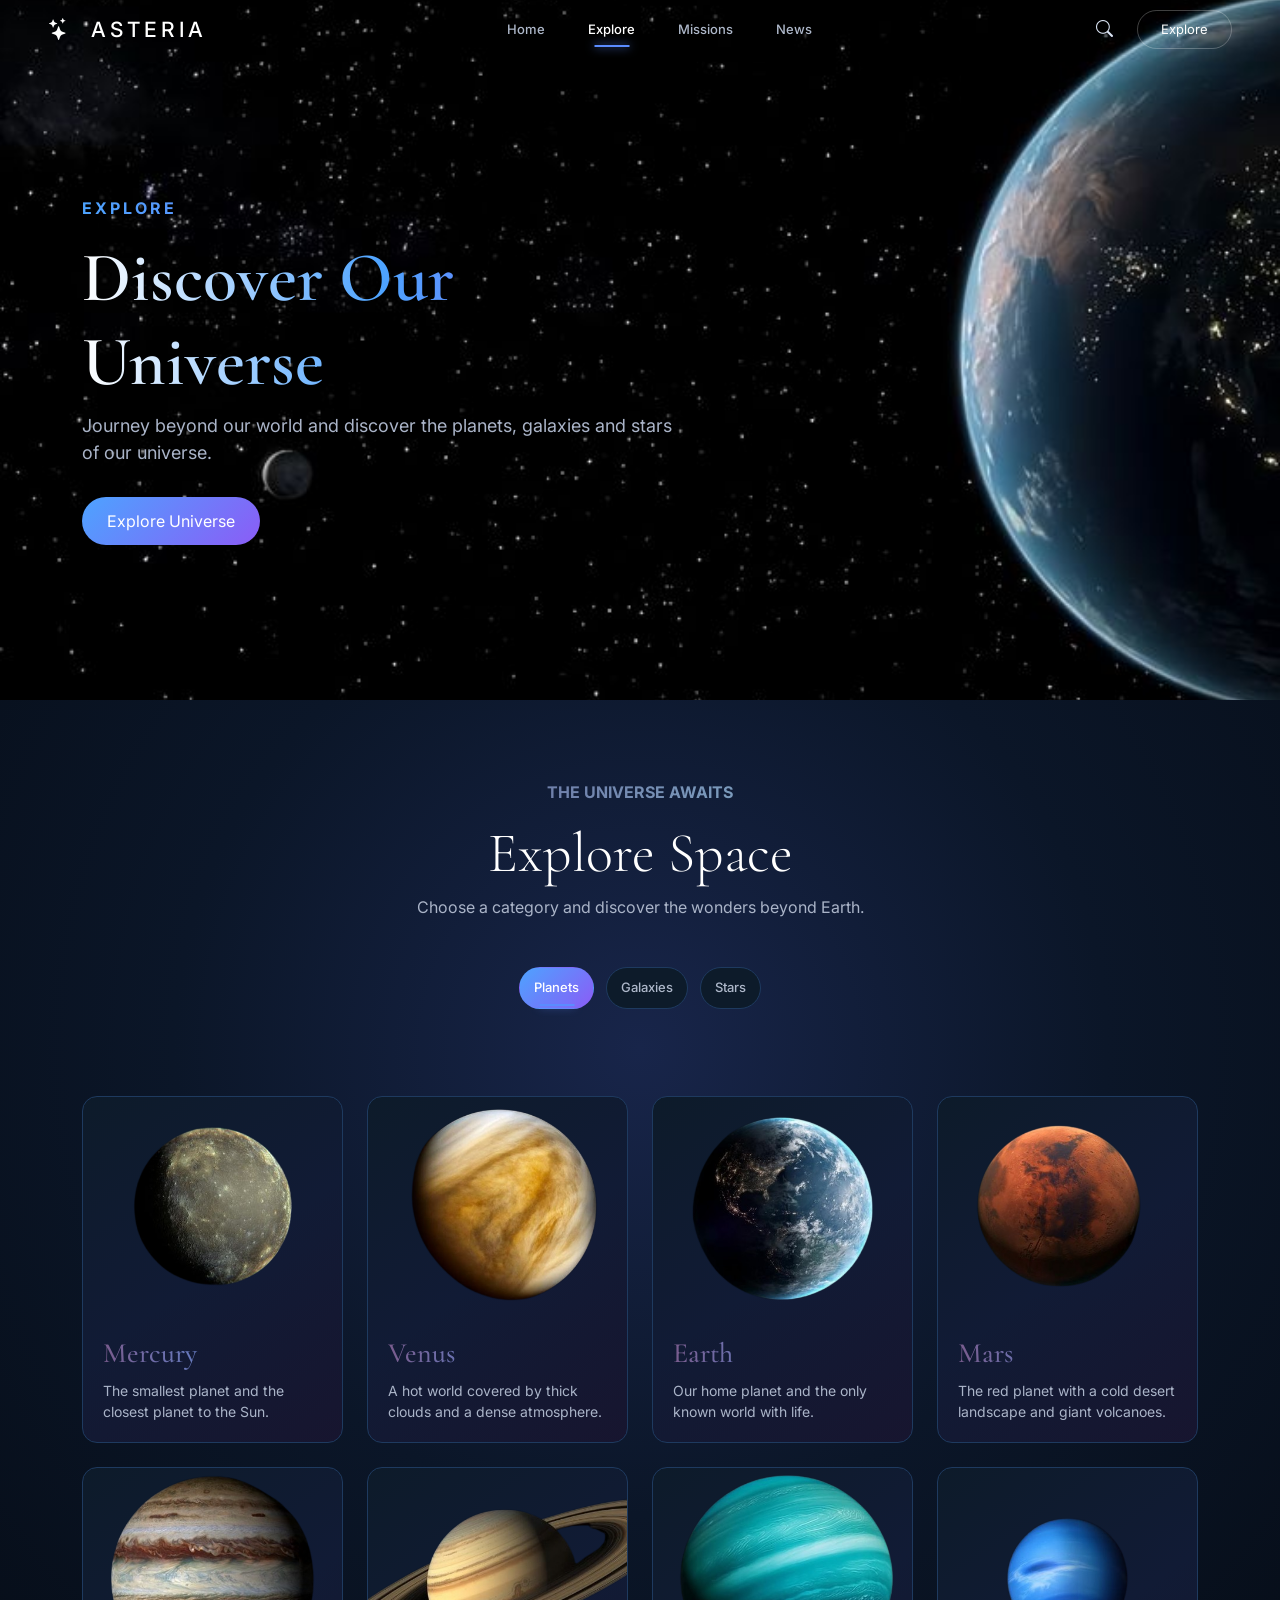
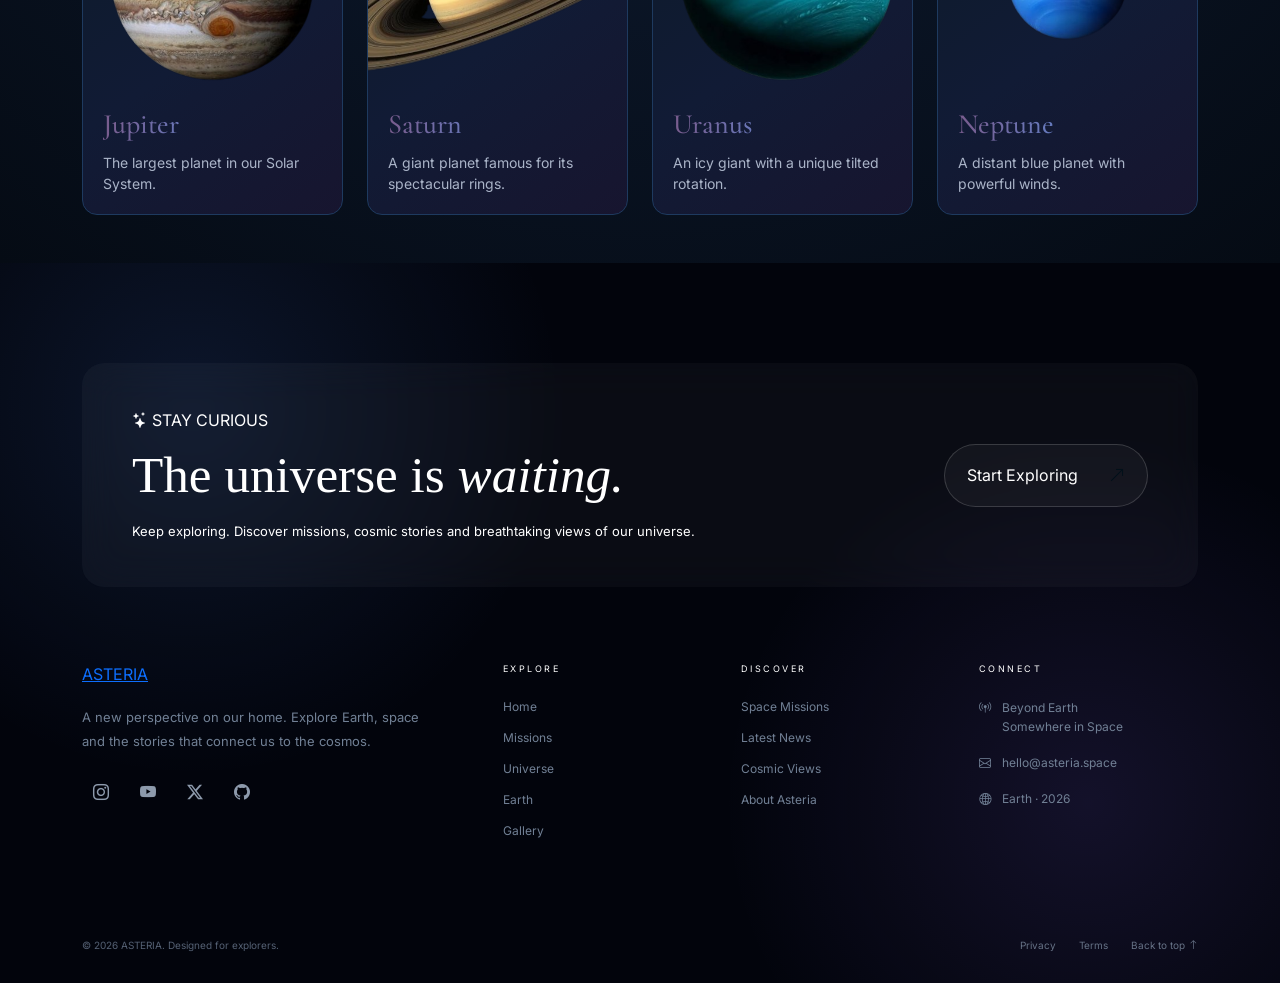
<file: Html/Discover.html>
<!doctype html>
<html lang="en">
  <head>
    <meta charset="UTF-8" />
    <meta name="viewport" content="width=device-width, initial-scale=1.0" />
    <!-- Page Title -->
    <title>Asteria | Explore</title>

    <!-- Bootstrap CSS -->
    <link
      href="https://cdn.jsdelivr.net/npm/bootstrap@5.3.8/dist/css/bootstrap.min.css"
      rel="stylesheet"
    />

    <!-- Google Fonts -->
    <link rel="preconnect" href="https://fonts.googleapis.com" />
    <link rel="preconnect" href="https://fonts.gstatic.com" crossorigin />

    <!-- Asteria Fonts -->
    <link
      href="https://fonts.googleapis.com/css2?family=Cormorant+Garamond:wght@400;500;600;700&family=Inter:wght@400;500;600;700&display=swap"
      rel="stylesheet"
    />
        <link
      rel="stylesheet"
      href="https://cdn.jsdelivr.net/npm/bootstrap-icons@1.11.1/font/bootstrap-icons.css"
    />


    <!-- External CSS -->
    <link rel="stylesheet" href="../CSS/Style.css" />
  </head>
  <body>
    <nav class="navbar navbar-expand-lg fixed-top">
 <div class="container-fluid px-lg-5">

 <!-- Logo -->
 <a class="navbar-brand logo" href="#">
 <i class="bi bi-stars"></i>
 ASTERIA
 </a>

<!-- Mobile menu button -->
  <button class="navbar-toggler" type="button"
data-bs-toggle="collapse"
 data-bs-target="#mainNavbar">
 <i class="bi bi-list"></i>
 </button>

 <!-- Navigation links -->
 <div class="collapse navbar-collapse" id="mainNavbar">

<ul class="navbar-nav mx-auto mb-2 mb-lg-0">

<li class="nav-item">
<a class="nav-link" href="../index.html">Home</a>
</li>

<li class="nav-item">
 <a class="nav-link active" href="Discover.html">Explore</a>
</li>
<li class="nav-item">
 <a class="nav-link " href="Missions.html">Missions</a>
 </li>

<li class="nav-item">
 <a class="nav-link" href="News.html">News</a>
</li>

 </ul>

 <!-- Right side -->
 <div class="nav-right d-flex align-items-center gap-4">

<i class="bi bi-search search-icon"></i>

<a href="#" class="explore-btn">
 Explore
 </a>
</div>
 </div>
 </div>
 </nav>
    <!-- Explore Hero Section -->
    <section class="explore-hero">
      <!-- Hero Background -->
      <img
        src="../explore-images/hero.jpg"
        class="hero-background"
        alt="Space"
      />

      <!-- Hero Content -->
      <div class="container">
        <!-- Hero Text -->
        <div class="hero-content">
          <!-- Small Heading -->
          <p class="hero-small-title">EXPLORE</p>

          <!-- Main Heading -->
          <h1>Discover Our Universe</h1>

          <!-- Hero Description -->
          <p class="hero-text">
            Journey beyond our world and discover the planets, galaxies and
            stars of our universe.
          </p>

          <!-- Explore Button -->
          <a href="#explore" class="explore-button"> Explore Universe </a>
        </div>
      </div>
    </section>

    <!-- Explore Categories Section -->
    <section class="py-5" id="explore">
      <!-- Explore Container -->
      <div class="container">
        <!-- Section Heading -->
        <div class="text-center mb-5">
          <!-- Small Heading -->
          <p class="text-primary fw-bold">THE UNIVERSE AWAITS</p>

          <!-- Main Heading -->
          <h2 class="display-4 text-white">Explore Space</h2>

          <!-- Description -->
          <p class="text-secondary">
            Choose a category and discover the wonders beyond Earth.
          </p>
        </div>

        <!-- Explore Tabs -->
        <ul
          class="nav nav-pills justify-content-center"
          id="exploreTabs"
          role="tablist"
        >
          <!-- Planets Tab -->
          <li class="nav-item" role="presentation">
            <button
              class="nav-link active"
              id="planets-tab"
              data-bs-toggle="pill"
              data-bs-target="#planets"
              type="button"
              role="tab"
            >
              Planets
            </button>
          </li>

          <!-- Galaxies Tab -->
          <li class="nav-item" role="presentation">
            <button
              class="nav-link"
              id="galaxies-tab"
              data-bs-toggle="pill"
              data-bs-target="#galaxies"
              type="button"
              role="tab"
            >
              Galaxies
            </button>
          </li>

          <!-- Stars Tab -->
          <li class="nav-item" role="presentation">
            <button
              class="nav-link"
              id="stars-tab"
              data-bs-toggle="pill"
              data-bs-target="#stars"
              type="button"
              role="tab"
            >
              Stars
            </button>
          </li>
          <!--Explore Tab Contant-->
          <div class="tab-content">
        
      
    <!-- Planets Content -->
    <div class="tab-pane fade show active" id="planets" role="tabpanel">
      <!-- Planets Cards -->
      <div class="row g-4">
        <!-- Mercury -->
        <div class="col-md-6 col-lg-3">
          <div class="explore-card">
            <img src="../explore-images/1.png" alt="Mercury" />
            <div class="explore-card-content">
              <h3>Mercury</h3>
              <p>The smallest planet and the closest planet to the Sun.</p>
            </div>
          </div>
        </div>

        <!-- Venus -->
        <div class="col-md-6 col-lg-3">
          <div class="explore-card">
            <img src="../explore-images/2.png" alt="Venus" />
            <div class="explore-card-content">
              <h3>Venus</h3>
              <p>A hot world covered by thick clouds and a dense atmosphere.</p>
            </div>
          </div>
        </div>

        <!-- Earth -->
        <div class="col-md-6 col-lg-3">
          <div class="explore-card">
            <img src="../explore-images/3.png" alt="Earth" />
            <div class="explore-card-content">
              <h3>Earth</h3>
              <p>Our home planet and the only known world with life.</p>
            </div>
          </div>
        </div>

        <!-- Mars -->
        <div class="col-md-6 col-lg-3">
          <div class="explore-card">
            <img src="../explore-images/4.png" alt="Mars" />
            <div class="explore-card-content">
              <h3>Mars</h3>
              <p>
                The red planet with a cold desert landscape and giant volcanoes.
              </p>
            </div>
          </div>
        </div>
        <!-- Jupiter -->
        <div class="col-md-6 col-lg-3">
          <div class="explore-card">
            <img src="../explore-images/5.png" alt="Jupiter" />
            <div class="explore-card-content">
              <h3>Jupiter</h3>
              <p>The largest planet in our Solar System.</p>
            </div>
          </div>
        </div>

        <!-- Saturn -->
        <div class="col-md-6 col-lg-3">
          <div class="explore-card">
            <img src="../explore-images/6.png" alt="Saturn" />
            <div class="explore-card-content">
              <h3>Saturn</h3>
              <p>A giant planet famous for its spectacular rings.</p>
            </div>
          </div>
        </div>

        <!-- Uranus -->
        <div class="col-md-6 col-lg-3">
          <div class="explore-card">
            <img src="../explore-images/7.png" alt="Uranus" />
            <div class="explore-card-content">
              <h3>Uranus</h3>
              <p>An icy giant with a unique tilted rotation.</p>
            </div>
          </div>
        </div>

        <!-- Neptune -->
        <div class="col-md-6 col-lg-3">
          <div class="explore-card">
            <img src="../explore-images/8.png" alt="Neptune" />
            <div class="explore-card-content">
              <h3>Neptune</h3>
              <p>A distant blue planet with powerful winds.</p>
            </div>
          </div>
        </div>
      </div>
    </div>

    <!-- Galaxies Content -->
    <div class="tab-pane fade" id="galaxies" role="tabpanel">
      <!-- Galaxies Cards -->
      <div class="row g-4">
        <!-- Andromeda -->
        <div class="col-md-6 col-lg-3">
          <div class="explore-card">
            <img src="../explore-images/photo_10_2026-09-27_18-22-13.jpg" alt="Andromeda Galaxy" />
            <div class="explore-card-content">
              <h3>Andromeda</h3>
              <p>
                A large spiral galaxy located relatively close to the Milky Way.
              </p>
            </div>
          </div>
        </div>

        <!-- Milky Way -->
        <div class="col-md-6 col-lg-3">
          <div class="explore-card">
            <img src="../explore-images/photo_11_2026-09-27_18-22-13.jpg" alt="Milky Way" />
            <div class="explore-card-content">
              <h3>Milky Way</h3>
              <p>The spiral galaxy that contains our Solar System.</p>
            </div>
          </div>
        </div>

        <!-- Whirlpool -->
        <div class="col-md-6 col-lg-3">
          <div class="explore-card">
            <img src="../explore-images/photo_12_2026-09-27_18-22-13.jpg" alt="Whirlpool Galaxy" />
            <div class="explore-card-content">
              <h3>Whirlpool</h3>
              <p>
                A beautiful spiral galaxy with a bright and distinctive
                structure.
              </p>
            </div>
          </div>
        </div>

        <!-- Sombrero -->
        <div class="col-md-6 col-lg-3">
          <div class="explore-card">
            <img src="../explore-images/photo_13_2026-09-27_18-22-14.jpg" alt="Sombrero Galaxy" />
            <div class="explore-card-content">
              <h3>Sombrero</h3>
              <p>
                A striking galaxy known for its bright center and dark dust
                lane.
              </p>
            </div>
          </div>
        </div>
      </div>
    </div>

    <!-- Stars Content -->
    <div class="tab-pane fade" id="stars" role="tabpanel">
      <!-- Stars Cards -->
      <div class="row g-4">
        <!-- Sun -->
        <div class="col-md-6 col-lg-3">
          <div class="explore-card">
            <img src="../explore-images/photo_16_2026-09-27_18-22-14.jpg" alt="Sun" />
            <div class="explore-card-content">
              <h3>Sun</h3>
              <p>The star at the center of our Solar System.</p>
            </div>
          </div>
        </div>

        <!-- Sirius -->
        <div class="col-md-6 col-lg-3">
          <div class="explore-card">
            <img src="../explore-images/photo_15_2026-09-27_18-22-14.jpg" alt="Sirius" />
            <div class="explore-card-content">
              <h3>Sirius</h3>
              <p>The brightest star in the night sky as seen from Earth.</p>
            </div>
          </div>
        </div>

        <!-- Betelgeuse -->
        <div class="col-md-6 col-lg-3">
          <div class="explore-card">
            <img src="../explore-images/photo_18_2026-09-27_18-22-14.jpg" alt="Betelgeuse" />
            <div class="explore-card-content">
              <h3>Betelgeuse</h3>
              <p>A massive red supergiant star in the constellation Orion.</p>
            </div>
          </div>
        </div>

        <!-- Polaris -->
        <div class="col-md-6 col-lg-3">
          <div class="explore-card">
            <img src="../explore-images/photo_2026-09-28_00-02-05.jpg" alt="Polaris" />
            <div class="explore-card-content">
              <h3>Polaris</h3>
              <p>The well-known North Star that marks the northern sky.</p>
            </div>
          </div>
        </div>
      </div>
    </div>
  
  <!--close explore tab content -->
  </div>
</div>
  </section>

    <!-- Bootstrap JavaScript -->
    <script src="https://cdn.jsdelivr.net/npm/bootstrap@5.3.8/dist/js/bootstrap.bundle.min.js"></script>
 
      <!-- PREMIUM FOOTER -->
    <footer class="asteria-footer">
      <div class="footer-glow footer-glow-one"></div>
      <div class="footer-glow footer-glow-two"></div>

      <div class="container position-relative">
        <div class="footer-cta reveal">
          <div>
            <span class="footer-kicker">
              <i class="bi bi-stars"></i>
              STAY CURIOUS
            </span>

            <h2>The universe is <em>waiting.</em></h2>

            <p>
              Keep exploring. Discover missions, cosmic stories and breathtaking
              views of our universe.
            </p>
          </div>

          <a href="#explore" class="footer-explore-btn">
            Start Exploring
            <span><i class="bi bi-arrow-up-right"></i></span>
          </a>
        </div>

        <div class="footer-main">
          <div class="footer-brand">
            <a href="#home" class="footer-logo">
              <span class="logo-mark">
                <span></span>
              </span>
              ASTERIA
            </a>

            <p>
              A new perspective on our home. Explore Earth, space and the
              stories that connect us to the cosmos.
            </p>

            <div class="footer-socials">
              <a href="#" aria-label="Instagram"
                ><i class="bi bi-instagram"></i
              ></a>
              <a href="#" aria-label="YouTube"><i class="bi bi-youtube"></i></a>
              <a href="#" aria-label="X"><i class="bi bi-twitter-x"></i></a>
              <a href="#" aria-label="GitHub"><i class="bi bi-github"></i></a>
            </div>
          </div>

          <div class="footer-column">
            <span class="footer-title">EXPLORE</span>

            <a href="#home">Home</a>
            <a href="#missions">Missions</a>
            <a href="#explore">Universe</a>
            <a href="#earth">Earth</a>
            <a href="#gallery">Gallery</a>
          </div>

          <div class="footer-column">
            <span class="footer-title">DISCOVER</span>

            <a href="#missions">Space Missions</a>
            <a href="#news">Latest News</a>
            <a href="#gallery">Cosmic Views</a>
            <a href="#about">About Asteria</a>
          </div>

          <div class="footer-column">
            <span class="footer-title">CONNECT</span>

            <div class="footer-contact-item">
              <i class="bi bi-broadcast-pin"></i>
              <span>Beyond Earth<br />Somewhere in Space</span>
            </div>

            <div class="footer-contact-item">
              <i class="bi bi-envelope"></i>
              <span>hello@asteria.space</span>
            </div>

            <div class="footer-contact-item">
              <i class="bi bi-globe2"></i>
              <span>Earth · 2026</span>
            </div>
          </div>
        </div>

        <div class="footer-bottom">
          <span> © 2026 ASTERIA. Designed for explorers. </span>

          <div class="footer-bottom-links">
            <a href="#">Privacy</a>
            <a href="#">Terms</a>
            <a href="#home">
              Back to top
              <i class="bi bi-arrow-up"></i>
            </a>
          </div>
        </div>
      </div>
    </footer>
     </body>
</html>
</file>
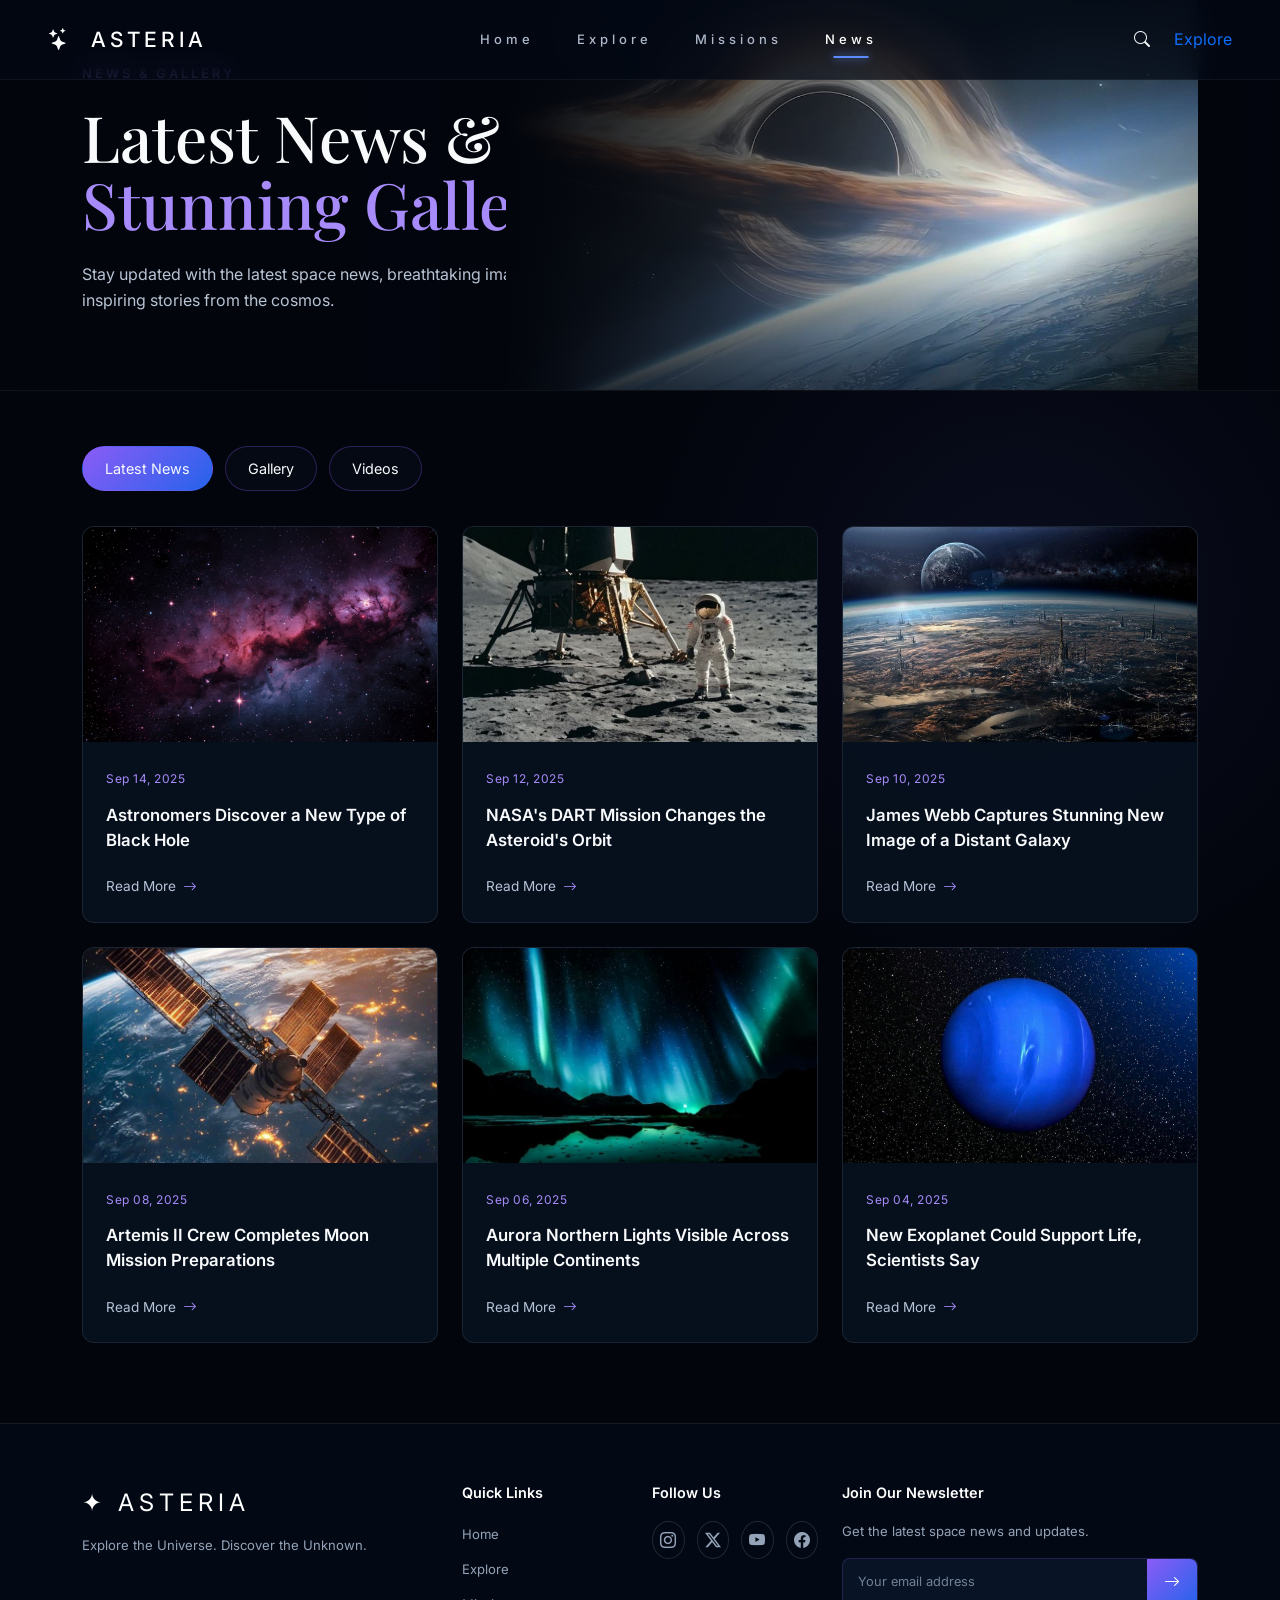
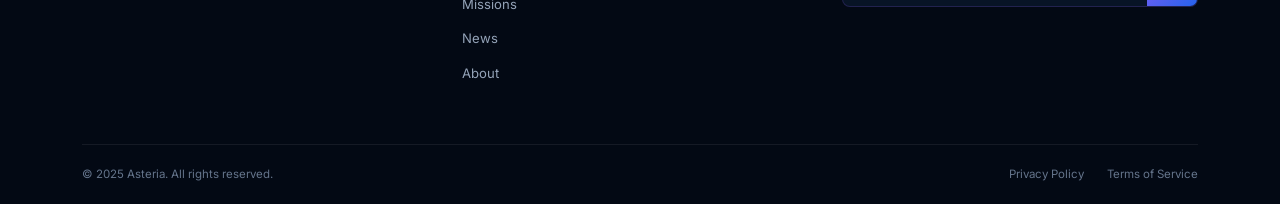
<file: Html/News.html>
<!DOCTYPE html>
<html lang="en">
  <head>
    <meta charset="UTF-8" />
    <meta name="viewport" content="width=device-width, initial-scale=1.0" />

    <title>Asteria | News & Gallery</title>

    <!-- Bootstrap 5 -->
    <link
      href="https://cdn.jsdelivr.net/npm/bootstrap@5.3.3/dist/css/bootstrap.min.css"
      rel="stylesheet"
    />

    <!-- Bootstrap Icons -->
    <link
      rel="stylesheet"
      href="https://cdn.jsdelivr.net/npm/bootstrap-icons@1.11.3/font/bootstrap-icons.min.css"
    />

    <!-- Google Font -->
    <link rel="preconnect" href="https://fonts.googleapis.com" />
    <link rel="preconnect" href="https://fonts.gstatic.com" crossorigin />
    <link
      href="https://fonts.googleapis.com/css2?family=Inter:wght@300;400;500;600;700&family=Playfair+Display:wght@500;600&display=swap"
      rel="stylesheet"
    />

    <!-- Custom CSS -->
    <link rel="stylesheet" href="../CSS/nems.css" />
  </head>
  <body>
    <nav class="navbar navbar-expand-lg fixed-top">
      <div class="container-fluid px-lg-5">
        <!-- Logo -->
        <a class="navbar-brand logo" href="#">
          <i class="bi bi-stars"></i>
          ASTERIA
        </a>

        <!-- Mobile menu button -->
        <button
          class="navbar-toggler"
          type="button"
          data-bs-toggle="collapse"
          data-bs-target="#mainNavbar"
        >
          <i class="bi bi-list"></i>
        </button>

        <!-- Navigation links -->
        <div class="collapse navbar-collapse" id="mainNavbar">
          <ul class="navbar-nav mx-auto mb-2 mb-lg-0">
            <li class="nav-item">
              <a class="nav-link" href="../index.html">Home</a>
            </li>

            <li class="nav-item">
              <a class="nav-link" href="Discover.html">Explore</a>
            </li>
            <li class="nav-item">
              <a class="nav-link" href="Missions.html">Missions</a>
            </li>

            <li class="nav-item">
              <a class="nav-link active" href="News.html">News</a>
            </li>
          </ul>

          <!-- Right side -->
          <div class="nav-right d-flex align-items-center gap-4">
            <i class="bi bi-search search-icon"></i>

            <a href="#" class="explore-btn"> Explore </a>
          </div>
        </div>
      </div>
    </nav>
    <!-- =========================
     HERO SECTION
========================= -->

    <section class="hero-section">
      <div class="container">
        <div class="hero-content">
          <div class="hero-text">
            <span class="section-label"> NEWS & GALLERY </span>

            <h1>
              Latest News &<br />
              <span>Stunning Gallery</span>
            </h1>

            <p>
              Stay updated with the latest space news, breathtaking images and
              inspiring stories from the cosmos.
            </p>
          </div>

          <div class="hero-image">
            <img src="../Images/photo_2026-09-27_11-45-09.jpg" alt="Galaxy" />
          </div>
        </div>
      </div>
    </section>
    <!-- =========================
     MAIN CONTENT
========================= -->

    <main class="main-section">
      <div class="container">
        <!-- FILTER BUTTONS -->

        <div class="filter-buttons">
          <button class="filter-btn active">Latest News</button>

          <button class="filter-btn">Gallery</button>

          <button class="filter-btn">Videos</button>
        </div>

        <!-- =========================
         NEWS GRID
    ========================== -->
        <div class="row g-4">
          <!-- CARD 1 -->

          <div class="col-12 col-md-6 col-lg-4">
            <article class="news-card">
              <div class="news-image">
                <img
                  src="../Images/photo_2026-09-27_11-49-06.jpg"
                  alt="Black Hole"
                />
              </div>

              <div class="news-content">
                <span class="news-date"> Sep 14, 2025 </span>

                <h2>Astronomers Discover a New Type of Black Hole</h2>

                <a href="#" class="read-more">
                  Read More
                  <i class="bi bi-arrow-right"></i>
                </a>
              </div>
            </article>
          </div>
          <!-- CARD 2 -->

          <div class="col-12 col-md-6 col-lg-4">
            <article class="news-card">
              <div class="news-image">
                <img
                  src="../Images/photo_2026-09-27_11-56-05.jpg"
                  alt="Asteroid"
                />
              </div>

              <div class="news-content">
                <span class="news-date"> Sep 12, 2025 </span>

                <h2>NASA's DART Mission Changes the Asteroid's Orbit</h2>

                <a href="#" class="read-more">
                  Read More
                  <i class="bi bi-arrow-right"></i>
                </a>
              </div>
            </article>
          </div>
          <!-- CARD 3 -->

          <div class="col-12 col-md-6 col-lg-4">
            <article class="news-card">
              <div class="news-image">
                <img
                  src="../Images/photo_2026-09-27_11-52-05.jpg"
                  alt="Galaxy"
                />
              </div>

              <div class="news-content">
                <span class="news-date"> Sep 10, 2025 </span>

                <h2>
                  James Webb Captures Stunning New Image of a Distant Galaxy
                </h2>

                <a href="#" class="read-more">
                  Read More
                  <i class="bi bi-arrow-right"></i>
                </a>
              </div>
            </article>
          </div>
          <!-- CARD 4 -->

          <div class="col-12 col-md-6 col-lg-4">
            <article class="news-card">
              <div class="news-image">
                <img
                  src="../Images/photo_2026-09-27_11-54-11.jpg"
                  alt="Astronaut"
                />
              </div>

              <div class="news-content">
                <span class="news-date"> Sep 08, 2025 </span>

                <h2>Artemis II Crew Completes Moon Mission Preparations</h2>

                <a href="#" class="read-more">
                  Read More
                  <i class="bi bi-arrow-right"></i>
                </a>
              </div>
            </article>
          </div>
          <!-- CARD 5 -->

          <div class="col-12 col-md-6 col-lg-4">
            <article class="news-card">
              <div class="news-image">
                <img
                  src="../Images/photo_2026-09-27_12-05-00.jpg"
                  alt="Northern Lights"
                />
              </div>

              <div class="news-content">
                <span class="news-date"> Sep 06, 2025 </span>

                <h2>
                  Aurora Northern Lights Visible Across Multiple Continents
                </h2>

                <a href="#" class="read-more">
                  Read More
                  <i class="bi bi-arrow-right"></i>
                </a>
              </div>
            </article>
          </div>
          <!-- CARD 6 -->

          <div class="col-12 col-md-6 col-lg-4">
            <article class="news-card">
              <div class="news-image">
                <img
                  src="../Images/photo_2026-09-27_12-04-49.jpg"
                  alt="Planet"
                />
              </div>

              <div class="news-content">
                <span class="news-date"> Sep 04, 2025 </span>

                <h2>New Exoplanet Could Support Life, Scientists Say</h2>

                <a href="#" class="read-more">
                  Read More
                  <i class="bi bi-arrow-right"></i>
                </a>
              </div>
            </article>
          </div>
        </div>
      </div>
    </main>
    <!-- =========================
     FOOTER
========================= -->

    <footer class="footer">
      <div class="container">
        <div class="row gy-5">
          <!-- BRAND -->

          <div class="col-12 col-md-6 col-lg-4">
            <div class="footer-brand">
              <div class="brand-logo">✦ ASTERIA</div>

              <p>Explore the Universe. Discover the Unknown.</p>
            </div>
          </div>

          <!-- QUICK LINKS -->

          <div class="col-6 col-md-3 col-lg-2">
            <h3>Quick Links</h3>

            <ul>
              <li><a href="#">Home</a></li>
              <li><a href="#">Explore</a></li>
              <li><a href="#">Missions</a></li>
              <li><a href="#">News</a></li>
              <li><a href="#">About</a></li>
            </ul>
          </div>

          <!-- SOCIAL -->

          <div class="col-6 col-md-3 col-lg-2">
            <h3>Follow Us</h3>

            <div class="social-icons">
              <a href="#">
                <i class="bi bi-instagram"></i>
              </a>

              <a href="#">
                <i class="bi bi-twitter-x"></i>
              </a>

              <a href="#">
                <i class="bi bi-youtube"></i>
              </a>

              <a href="#">
                <i class="bi bi-facebook"></i>
              </a>
            </div>
          </div>

          <!-- NEWSLETTER -->

          <div class="col-12 col-lg-4">
            <h3>Join Our Newsletter</h3>

            <p>Get the latest space news and updates.</p>

            <form class="newsletter">
              <input type="email" placeholder="Your email address" />

              <button type="submit">
                <i class="bi bi-arrow-right"></i>
              </button>
            </form>
          </div>
        </div>

        <!-- FOOTER BOTTOM -->

        <div class="footer-bottom">
          <span> © 2025 Asteria. All rights reserved. </span>

          <div>
            <a href="#">Privacy Policy</a>
            <a href="#">Terms of Service</a>
          </div>
        </div>
      </div>
    </footer>
    <!-- Bootstrap JS -->

    <script src="https://cdn.jsdelivr.net/npm/bootstrap@5.3.3/dist/js/bootstrap.bundle.min.js"></script>
  </body>
</html>
</file>
<file: CSS/Style.css>
ghsdj.navbar {
  min-height: 80px;
  padding: 15px 0;
  background: rgba(2, 8, 20, 0.72);
  backdrop-filter: blur(12px);
  border-bottom: 1px solid rgba(255, 255, 255, 0.05);
  z-index: 1000;
}

/* Logo */

.logo {
  color: #ffffff !important;
  font-size: 21px;
  font-weight: 500;
  letter-spacing: 4px;
  transition: 0.3s ease;
}

.logo i {
  font-size: 22px;
  margin-right: 8px;
}

.logo:hover {
  transform: translateY(-2px);
  text-shadow: 0 0 15px rgba(120, 180, 255, 0.8);
}

/* Navigation links */

.navbar-nav {
  gap: 15px;
}

.nav-link {
  color: #aeb8ca !important;
  font-size: 13px;
  font-weight: 500;
  padding: 10px 14px !important;
  position: relative;
  transition: all 0.3s ease;
}

/* Hover */

.nav-link:hover {
  color: #ffffff !important;
  transform: translateY(-2px);
}

/* Active navigation link */

.nav-link.active {
  color: #ffffff !important;
}

.nav-link.active::after {
  content: "";
  position: absolute;
  height: 2px;
  width: 35px;
  bottom: 2px;
  left: 50%;
  transform: translateX(-50%);
  background: #5b8cff;
  box-shadow: 0 0 10px #5b8cff;
}

/* Search */

.search-icon {
  color: #dbe5f5;
  font-size: 17px;
  cursor: pointer;
  transition: 0.3s ease;
}

.search-icon:hover {
  color: #6fa0ff;
  transform: scale(1.2);
}

/* Explore button */

.explore-btn {
  text-decoration: none;
  color: white;
  border: 1px solid rgba(255, 255, 255, 0.25);
  border-radius: 30px;
  padding: 9px 23px;
  font-size: 13px;
  transition: all 0.35s ease;
}

.explore-btn:hover {
  background: #ffffff;
  color: #020814;
  transform: translateY(-2px);
  box-shadow: 0 5px 25px rgba(255, 255, 255, 0.15);
}

/* Mobile navbar button */

.navbar-toggler {
  color: white;
  border: none;
  font-size: 25px;
}

.navbar-toggler:focus {
  box-shadow: none;
}
/* Asteria Global Styles */

body {
  background-color: #050b14;
  color: #ffffff;
  font-family: "Inter", sans-serif;
}

h1,
h2,
h3,
h4,
h5,
h6 {
  font-family: "Cormorant Garamond", serif;
}

.text-secondary {
  color: #aab4c8 !important;
}

.text-primary {
  color: #f7f9fc !important;
}

/* Explore Hero Section */

.explore-hero {
  height: 700px;
  position: relative;
  overflow: hidden;
  display: flex;
  align-items: center;
  width: 100%;
}

/* Hero Background */

.hero-background {
  position: absolute;
  width: 100%;
  height: 100%;
  object-fit: cover;
  top: 0;
  left: 0;
}

/* Hero Content */

.hero-content {
  position: relative;
  max-width: 600px;
  margin-top: 40px;
}

/* Hero Small Title */

.hero-small-title {
  color: #eceef0;
  font-weight: 700;
  letter-spacing: 3px;
}

/* Hero Heading */

.hero-content h1 {
  color: #ffffff;
  font-size: 70px;
  font-weight: 600;
}

/* Hero Text */

.hero-text {
  color: #aab4c8;
  font-size: 18px;
}

/* Explore Button */

.explore-button {
  display: inline-block;
  padding: 14px 30px;
  margin-top: 15px;
  color: #ffffff;
  text-decoration: none;
  background: linear-gradient(135deg, #4da3ff, #8b5cf6);
  padding: 12px 25px;
  border-radius: 30px;
}
.hero-image {
  text-align: center;
}
.hero-image img {
  width: 100%;
  max-width: 500px;
  height: 500px;
  object-fit: cover;
  border-radius: 50%;
}
/* Explore Tabs */

#explore {
  position: relative;
  z-index: 10;
  padding-top: 80px !important;
  background-color: #050b14;
}
.tab-content {
  overflow: visible;
}
#exploreTabsContent {
  padding-top: 20px;
  overflow: visible;
}
/* Explore Cards */

.explore-card {
  background: #0d1b2a;
  border: 1px solid #1e3a5f;
  border-radius: 15px;

  transition: 0.3s;
  position: relative;
}

/* Explore Card Image */

.explore-card img {
  width: 100%;
  height: 220px;
  object-fit: cover;
  border-radius: 15px 15px 0 0;
}

/* Explore Card Content */

.explore-card-content {
  padding: 20px;
}

/* Explore Card Title */

.explore-card-content h3 {
  color: #ffffff;
  font-family: "Cormorant Garamond", serif;
  font-size: 28px;
  margin-bottom: 10px;
}

/* Explore Card Text */

.explore-card-content p {
  color: #aab4c8;
  font-size: 14px;
  margin-bottom: 0;
}

/* Explore Card Hover */

.explore-card:hover {
  transform: translateY(-8px);
  border-color: #4da3ff;
  box-shadow: 0 10px 30px rgba(77, 163, 255, 0.2);
}
#exploreTabs {
  margin-bottom: 0;
}
#exploreTabs .nav-link {
  padding: 8px 22px;
}
#exploreTabs .nav-link {
  padding: 5px 22px;
}
.tab-pane {
  margin-top: 40px;
}
#glaxies {
  margin-top: 20px;
}
#stars {
  margin-top: 20px;
}
/* Explore Tabs */

#exploreTabs {
  gap: 12px;
}

#exploreTabs .nav-link {
  color: #aab4c8;
  background: #0d1b2a;
  border: 1px solid #1e3a5f;
  border-radius: 25px;
  padding: 10px 25px;
  transition: 0.3s;
}

#exploreTabs .nav-link:hover {
  color: #ffffff;
  border-color: #4da3ff;
}

#exploreTabs .nav-link.active {
  color: #ffffff;
  background: linear-gradient(135deg, #4da3ff, #8b5cf6);
  border-color: transparent;
}
/* Space Between Tabs And Cards */

.tab-content {
  margin-top: 35px;
}
/* Explore Cards */

.explore-card {
  background: linear-gradient(145deg, #0d1b2a, #111b35, #17152f);
  border: 1px solid #1e3a5f;
  border-radius: 15px;
  overflow: hidden;
  transition: 0.3s;
}
/* Explore Card Hover */

.explore-card:hover {
  transform: translateY(-8px);
  border-color: #4da3ff;
  box-shadow: 0 10px 30px rgba(77, 163, 255, 0.2);
}
/* Explore Section */

/*#explore {
  background: radial-gradient(
    circle at center,
    #111b35 0%,
    #080f1d 45%,
    #050b14 100%
  );
}*/
/* Explore Section */

#explore {
  background: radial-gradient(
    circle at 50% 30%,
    #18254a 0%,
    #0b1628 45%,
    #050b14 100%
  );
}

/* Explore Small Gradient Title */

#explore .text-primary {
  background: linear-gradient(90deg, #534081, #97dae5);
  -webkit-background-clip: text;
  -webkit-text-fill-color: transparent;
  background-clip: text;
}
/* Explore Card Gradient Titles */

.explore-card-content h3 {
  background: linear-gradient(90deg, #795c8d, #4da3ff);
  -webkit-background-clip: text;
  -webkit-text-fill-color: transparent;
  background-clip: text;
}
/* Hero Gradient Title */

.hero-content h1 {
  background: linear-gradient(90deg, #ffffff, #4da3ff, #8b5cf6);
  -webkit-background-clip: text;
  -webkit-text-fill-color: transparent;
  background-clip: text;
  font-size: 70px;
  font-weight: 600;
}
/* Hero Small Gradient Title */

.hero-small-title {
  background: linear-gradient(90deg, #4da3ff, #8b5cf6);
  -webkit-background-clip: text;
  -webkit-text-fill-color: transparent;
  background-clip: text;
  font-weight: 700;
  letter-spacing: 3px;
}
/* Explore Card Glow */

.explore-card:hover {
  transform: translateY(-8px);
  border-color: #4da3ff;
  box-shadow:
    0 10px 30px rgba(77, 163, 255, 0.2),
    0 0 25px rgba(139, 92, 246, 0.15);
}
/* Smooth Explore Tabs */

#exploreTabs ~ .tab-content .tab-pane {
  transition: opacity 0.2s ease-in-out;
}

#exploreTabs ~ .tab-content .tab-pane.fade {
  transition: opacity 0.2s ease-in-out;
}
/* Smooth Explore Tab Transition */

.tab-pane {
  transition: opacity 0.2s ease-in-out;
}
/* Explore Tabs Hover */

#exploreTabs .nav-link {
  color: #aab4c8;
  background: #0d1b2a;
  border: 1px solid #1e3a5f;
  border-radius: 30px;
  padding: 11px 28px;
  transition: 0.4s ease;
}

#exploreTabs .nav-link:hover {
  color: #ffffff;
  border-color: #4da3ff;
  transform: translateY(-3px);
  box-shadow: 0 0 20px rgba(77, 163, 255, 0.3);
}

#exploreTabs .nav-link.active {
  color: #ffffff;
  background: linear-gradient(135deg, #4da3ff, #8b5cf6);
  border-color: transparent;
}
/*
   FOOTER
*/

.asteria-footer {
  position: relative;
  overflow: hidden;
  padding: 100px 0 30px;
  background:
    radial-gradient(
      circle at 15% 20%,
      rgba(79, 140, 255, 0.13),
      transparent 30%
    ),
    radial-gradient(
      circle at 85% 75%,
      rgba(143, 107, 255, 0.12),
      transparent 30%
    ),
    #02040c;
  border-top: 1px solid var(--line);
}

.footer-glow {
  position: absolute;
  width: 400px;
  height: 400px;
  border-radius: 50%;
  filter: blur(100px);
  opacity: 0.15;
  pointer-events: none;
}

.footer-glow-one {
  top: -240px;
  left: -180px;
  background: var(--blue);
}

.footer-glow-two {
  right: -180px;
  bottom: -220px;
  background: var(--violet);
}

.footer-cta {
  display: flex;
  align-items: center;
  justify-content: space-between;
  gap: 40px;
  padding: 45px 50px;
  margin-bottom: 75px;
  border: 1px solid var(--line);
  border-radius: 22px;
  background: rgba(255, 255, 255, 0.035);
  backdrop-filter: blur(18px);
}

.footer-cta h2 {
  margin: 12px 0 0;
  font-family: "Playfair Display", serif;
  font-size: clamp(36px, 4vw, 55px);
  font-weight: 400;
}

.footer-cta p {
  max-width: 580px;
  margin: 15px 0 0;
  color: var(--muted);
  line-height: 1.7;
  font-size: 13px;
}

.footer-explore-btn {
  display: inline-flex;
  align-items: center;
  gap: 15px;
  flex-shrink: 0;
  padding: 7px 7px 7px 22px;
  color: #fff;
  border: 1px solid rgba(255, 255, 255, 0.16);
  border-radius: 999px;
  background: rgba(255, 255, 255, 0.04);
  text-decoration: none;
}

.footer-explore-btn:hover {
  color: #fff;
  transform: translateY(-4px);
  border-color: rgba(98, 217, 255, 0.45);
}

.footer-explore-btn span {
  width: 47px;
  height: 47px;
  display: grid;
  place-items: center;
  border-radius: 50%;
  color: #02101a;
  background: var(--gradient);
  transition: 0.35s ease;
}

.footer-explore-btn:hover span {
  transform: rotate(45deg);
}

.footer-main {
  display: grid;
  grid-template-columns: 2fr 1fr 1fr 1.2fr;
  gap: 55px;
  padding-bottom: 60px;
  border-bottom: 1px solid var(--line);
}

.footer-brand p {
  max-width: 350px;
  margin: 20px 0;
  color: #718095;
  font-size: 13px;
  line-height: 1.8;
}

.footer-socials {
  display: flex;
  gap: 9px;
}

.footer-socials a {
  width: 38px;
  height: 38px;
  display: grid;
  place-items: center;
  color: #8d9aac;
  border: 1px solid var(--line);
  border-radius: 50%;
  text-decoration: none;
}

.footer-socials a:hover {
  color: #fff;
  border-color: var(--cyan);
  transform: translateY(-3px);
}

.footer-column {
  display: flex;
  flex-direction: column;
  align-items: flex-start;
}

.footer-title {
  margin-bottom: 22px;
  color: #fff;
  font-size: 9px;
  letter-spacing: 2.5px;
}

.footer-column > a {
  margin-bottom: 13px;
  color: #718095;
  text-decoration: none;
  font-size: 12px;
}

.footer-column > a:hover {
  color: #fff;
  transform: translateX(3px);
}

.footer-contact-item {
  display: flex;
  gap: 11px;
  margin-bottom: 17px;
  color: #718095;
  font-size: 12px;
  line-height: 1.6;
}

.footer-contact-item i {
  color: var(--cyan);
}

.footer-bottom {
  display: flex;
  justify-content: space-between;
  gap: 20px;
  padding-top: 25px;
  color: #556174;
  font-size: 10px;
}

.footer-bottom-links {
  display: flex;
  gap: 23px;
}

.footer-bottom-links a {
  color: #667286;
  text-decoration: none;
}

.footer-bottom-links a:hover {
  color: #fff;
}
</file>
<file: CSS/nems.css>
/* =========================
   ROOT
========================= */

:root {
  --black: #02050c;
  --dark: #050b16;
  --navy: #081426;

  --purple: #8b5cf6;
  --light-purple: #a78bfa;

  --blue: #2563eb;
  --cyan: #22d3ee;

  --white: #f8fafc;
  --gray: #94a3b8;
  --border: rgba(139, 92, 246, 0.25);
}

/* =========================
     GLOBAL
  ========================= */

* {
  margin: 0;
  padding: 0;
  box-sizing: border-box;
}

html {
  scroll-behavior: smooth;
}

body {
  background: var(--black);

  color: var(--white);

  font-family: "Inter", sans-serif;

  line-height: 1.6;
}

/* =========================================
   NAVBAR========================================= */

.navbar {
  min-height: 80px;
  padding: 15px 0;
  background: rgba(2, 8, 20, 0.72);
  backdrop-filter: blur(12px);
  border-bottom: 1px solid rgba(255, 255, 255, 0.05);
  z-index: 1000;
}

ghsdj.navbar {
  min-height: 80px;
  padding: 15px 0;
  background: rgba(2, 8, 20, 0.72);
  backdrop-filter: blur(12px);
  border-bottom: 1px solid rgba(255, 255, 255, 0.05);
  z-index: 1000;
}

/* Logo */

.logo {
  color: #ffffff !important;
  font-size: 21px;
  font-weight: 500;
  letter-spacing: 4px;
  transition: 0.3s ease;
}

.logo i {
  font-size: 22px;
  margin-right: 8px;
}

.logo:hover {
  transform: translateY(-2px);
  text-shadow: 0 0 15px rgba(120, 180, 255, 0.8);
}

/* Navigation links */

.navbar-nav {
  gap: 15px;
}

.nav-link {
  color: #aeb8ca !important;
  font-size: 13px;
  font-weight: 500;
  padding: 10px 14px !important;
  position: relative;
  transition: all 0.3s ease;
  color: #ffffff !important;
  font-size: 21px;
  font-weight: 500;
  letter-spacing: 4px;
  transition: 0.3s ease;
}

.logo i {
  font-size: 22px;
  margin-right: 8px;
}

.logo:hover {
  transform: translateY(-2px);
  text-shadow: 0 0 15px rgba(120, 180, 255, 0.8);
}

/* Navigation links */

.navbar-nav {
  gap: 15px;
}

.nav-link {
  color: #aeb8ca !important;
  font-size: 13px;
  font-weight: 500;
  padding: 10px 14px !important;
  position: relative;
  transition: all 0.3s ease;
}

/* Hover */

.nav-link:hover {
  color: #ffffff !important;
  transform: translateY(-2px);
  color: #ffffff !important;
  transform: translateY(-2px);
}

/* Active navigation link */

.nav-link.active {
  color: #ffffff !important;
}

.nav-link.active::after {
  content: "";
  position: absolute;
  height: 2px;
  width: 35px;
  bottom: 2px;
  left: 50%;
  transform: translateX(-50%);
  background: #5b8cff;
  box-shadow: 0 0 10px #5b8cff;
}

img {
  width: 100%;
  display: block;
}

a {
  text-decoration: none;
}

/* =========================
     HERO
  ========================= */

.hero-section {
  min-height: 390px;

  position: relative;

  overflow: hidden;

  border-bottom: 1px solid rgba(255, 255, 255, 0.05);

  background: linear-gradient(
    90deg,
    rgba(2, 5, 12, 1) 0%,
    rgba(2, 5, 12, 0.95) 35%,
    rgba(2, 5, 12, 0.35) 100%
  );
}

/* HERO IMAGE */

.hero-image {
  position: absolute;

  right: 0;
  top: 0;

  width: 62%;
  height: 100%;

  z-index: 0;
}

.hero-image img {
  height: 100%;

  object-fit: cover;
}

/* DARK OVERLAY */

.hero-image::after {
  content: "";

  position: absolute;

  inset: 0;

  background: linear-gradient(
    90deg,
    var(--black) 0%,
    rgba(2, 5, 12, 0.65) 30%,
    transparent 75%
  );
}

/* HERO CONTENT */

.hero-content {
  min-height: 390px;

  display: flex;

  align-items: center;

  position: relative;

  z-index: 2;
}

.hero-text {
  max-width: 570px;
}

.section-label {
  display: inline-block;

  color: var(--light-purple);

  font-size: 0.8rem;

  font-weight: 600;

  letter-spacing: 3px;

  margin-bottom: 18px;
}

.hero-text h1 {
  font-family: "Playfair Display", serif;

  font-size: clamp(2.5rem, 5vw, 4.4rem);

  line-height: 1.05;

  font-weight: 500;

  margin-bottom: 25px;
}

.hero-text h1 span {
  color: var(--light-purple);
}

.hero-text p {
  max-width: 520px;

  color: #b8c3d4;

  font-size: 1rem;
}

/* =========================
     MAIN
  ========================= */

.main-section {
  padding: 55px 0 80px;

  background: radial-gradient(
    circle at 80% 20%,
    rgba(99, 102, 241, 0.08),
    transparent 30%
  );
}

/* =========================
     FILTER BUTTONS
  ========================= */

.filter-buttons {
  display: flex;

  gap: 12px;

  flex-wrap: wrap;

  margin-bottom: 35px;
}

.filter-btn {
  border: 1px solid rgba(139, 92, 246, 0.3);

  background: rgba(5, 11, 22, 0.8);

  color: var(--white);

  border-radius: 50px;

  padding: 10px 22px;

  font-size: 0.9rem;

  transition: 0.3s ease;
}

.filter-btn:hover {
  border-color: var(--purple);

  color: white;

  transform: translateY(-2px);
}

.filter-btn.active {
  background: linear-gradient(135deg, var(--purple), var(--blue));

  border-color: transparent;
}

/* =========================
     NEWS CARD
  ========================= */

.news-card {
  height: 100%;

  background: rgba(7, 17, 31, 0.9);

  border: 1px solid rgba(148, 163, 184, 0.14);

  border-radius: 12px;

  overflow: hidden;

  transition: 0.4s ease;
}

.news-card:hover {
  transform: translateY(-7px);

  border-color: rgba(139, 92, 246, 0.55);

  box-shadow: 0 15px 45px rgba(0, 0, 0, 0.35), 0 0 25px rgba(124, 58, 237, 0.08);
}

/* CARD IMAGE */

.news-image {
  height: 215px;

  overflow: hidden;
}

.news-image img {
  height: 100%;

  object-fit: cover;

  transition: 0.5s ease;
}

.news-card:hover .news-image img {
  transform: scale(1.07);
}

/* CARD CONTENT */

.news-content {
  padding: 23px;
}

.news-date {
  color: var(--light-purple);

  font-size: 0.75rem;

  letter-spacing: 0.5px;
}

.news-content h2 {
  font-size: 1.05rem;

  font-weight: 600;

  line-height: 1.5;

  margin: 12px 0 20px;

  color: var(--white);
}

.read-more {
  color: #b7c4d8;

  font-size: 0.85rem;

  display: inline-flex;

  align-items: center;

  gap: 7px;

  transition: 0.3s ease;
}

.read-more i {
  color: var(--light-purple);

  transition: 0.3s ease;
}

.read-more:hover {
  color: white;
}

.read-more:hover i {
  transform: translateX(5px);
}

/* =========================
     FOOTER
  ========================= */

.footer {
  background: #030914;

  border-top: 1px solid rgba(255, 255, 255, 0.07);

  padding: 60px 0 20px;
}

.footer-brand .brand-logo {
  font-size: 1.5rem;

  letter-spacing: 5px;

  color: white;

  margin-bottom: 12px;
}

.footer-brand p {
  color: var(--gray);

  font-size: 0.85rem;
}

.footer h3 {
  font-size: 0.9rem;

  font-weight: 600;

  margin-bottom: 20px;

  color: white;
}

.footer ul {
  list-style: none;

  padding: 0;

  margin: 0;
}

.footer li {
  margin-bottom: 9px;
}

.footer li a {
  color: var(--gray);

  font-size: 0.82rem;

  transition: 0.3s;
}

.footer li a:hover {
  color: var(--light-purple);
}

.footer > .container p {
  color: var(--gray);

  font-size: 0.82rem;
}

/* =========================
     SOCIAL
  ========================= */

.social-icons {
  display: flex;

  gap: 12px;
}

.social-icons a {
  width: 38px;

  height: 38px;

  border: 1px solid rgba(148, 163, 184, 0.2);

  border-radius: 50%;

  display: flex;

  align-items: center;

  justify-content: center;

  color: var(--gray);

  transition: 0.3s;
}

.social-icons a:hover {
  color: white;

  border-color: var(--purple);

  background: rgba(139, 92, 246, 0.15);

  transform: translateY(-3px);
}

/* =========================
     NEWSLETTER
  ========================= */

.newsletter {
  display: flex;

  background: #081426;

  border: 1px solid rgba(139, 92, 246, 0.2);

  border-radius: 8px;

  overflow: hidden;

  margin-top: 15px;
}

.newsletter input {
  width: 100%;

  background: transparent;

  border: none;

  outline: none;

  color: white;

  padding: 13px 15px;

  font-size: 0.8rem;
}

.newsletter input::placeholder {
  color: #718096;
}

.newsletter button {
  width: 50px;

  flex-shrink: 0;

  border: none;

  background: linear-gradient(135deg, var(--purple), var(--blue));

  color: white;
}

/* =========================
     FOOTER BOTTOM
  ========================= */

.footer-bottom {
  border-top: 1px solid rgba(255, 255, 255, 0.07);

  margin-top: 50px;

  padding-top: 20px;

  display: flex;

  justify-content: space-between;

  gap: 20px;

  color: #64748b;

  font-size: 0.72rem;
}

.footer-bottom a {
  color: #64748b;

  margin-left: 20px;
}

.footer-bottom a:hover {
  color: white;
}

/* ==================================================
     RESPONSIVE
  ================================================== */

/* TABLET */

@media (max-width: 991px) {
  .hero-section {
    min-height: 430px;
  }

  .hero-content {
    min-height: 430px;
  }

  .hero-image {
    width: 70%;

    opacity: 0.65;
  }

  .hero-text {
    max-width: 600px;
  }

  .news-image {
    height: 230px;
  }
}

/* MOBILE */

@media (max-width: 767px) {
  .hero-section {
    min-height: 500px;
  }

  .hero-content {
    min-height: 500px;

    align-items: flex-end;

    padding-bottom: 55px;
  }

  .hero-image {
    width: 100%;

    opacity: 0.55;
  }

  .hero-image::after {
    background: linear-gradient(
      180deg,
      rgba(2, 5, 12, 0.2),
      rgba(2, 5, 12, 1) 85%
    );
  }

  .hero-text {
    position: relative;

    z-index: 3;
  }

  .hero-text h1 {
    font-size: clamp(2.3rem, 11vw, 3.5rem);
  }

  .hero-text p {
    font-size: 0.9rem;
  }

  .main-section {
    padding-top: 40px;
  }

  .filter-buttons {
    gap: 8px;
  }

  .filter-btn {
    padding: 9px 17px;

    font-size: 0.8rem;
  }

  .news-image {
    height: 220px;
  }

  .footer {
    padding-top: 45px;
  }

  .footer-bottom {
    flex-direction: column;

    gap: 10px;
  }

  .footer-bottom a {
    margin-left: 0;

    margin-right: 15px;
  }
}

/* SMALL MOBILE */

@media (max-width: 480px) {
  .hero-section,
  .hero-content {
    min-height: 460px;
  }

  .hero-text h1 {
    font-size: 2.3rem;
  }

  .section-label {
    font-size: 0.7rem;

    letter-spacing: 2px;
  }

  .news-content {
    padding: 19px;
  }

  .news-image {
    height: 200px;
  }
}
</file>
